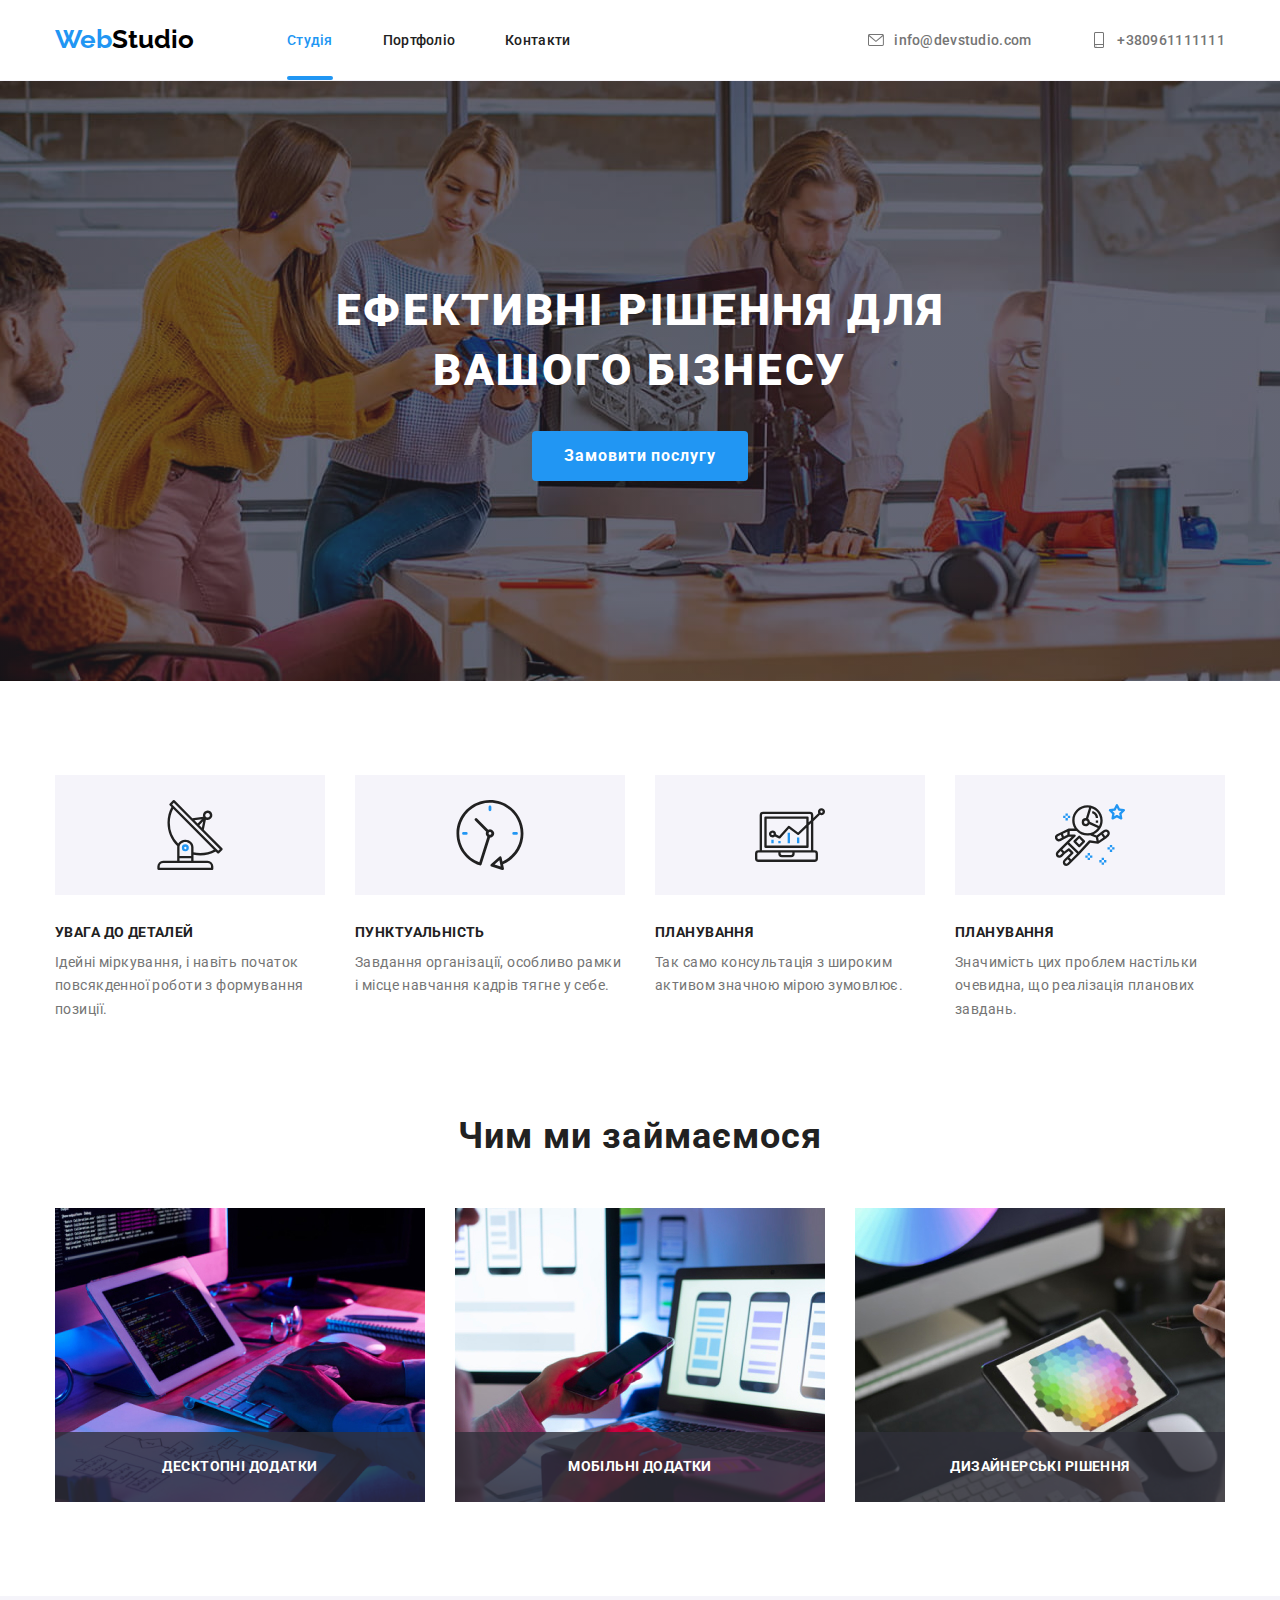
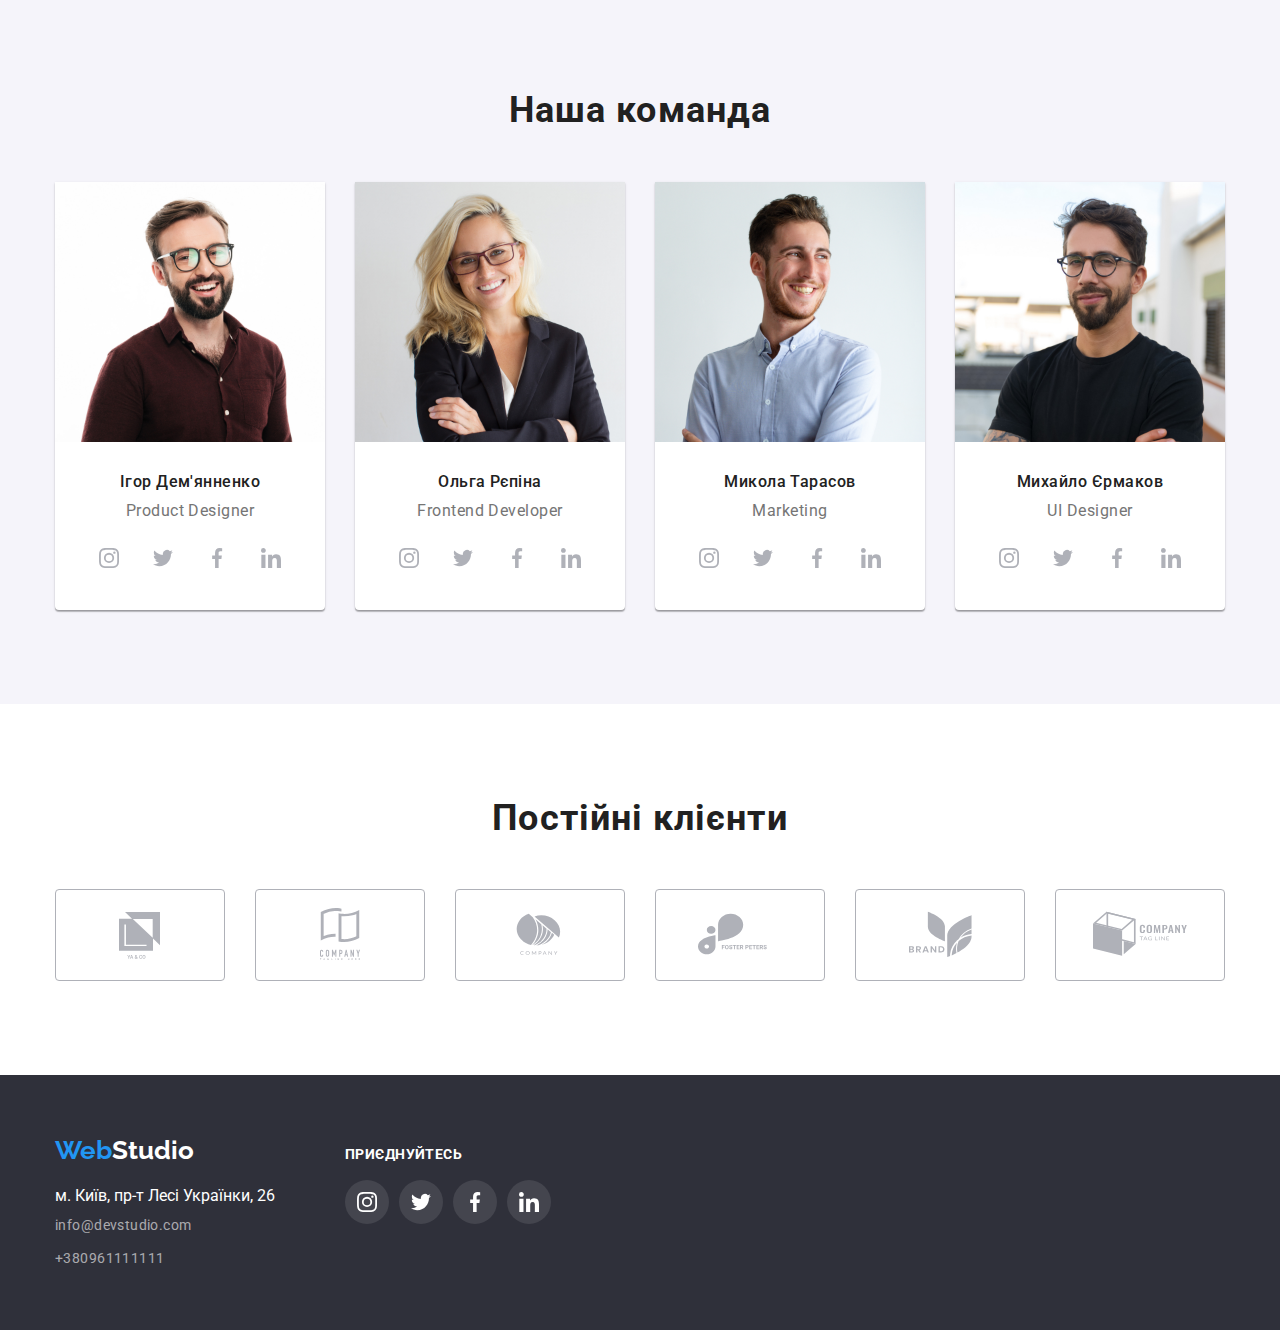
<file: index.html>
<!DOCTYPE html>
<html lang="uk">

<head>
  <meta charset="UTF-8" />
  <meta http-equiv="X-UA-Compatible" content="IE=edge" />
  <meta name="viewport" content="width=device-width, initial-scale=1.0" />
  <title>WebStudio</title>
  <link href="https://fonts.googleapis.com/css2?family=Raleway:wght@700&family=Roboto:wght@400;500;700;900&display=swap"
    rel="stylesheet" />
  <link rel="stylesheet"
    href="https://cdnjs.cloudflare.com/ajax/libs/modern-normalize/1.1.0/modern-normalize.min.css" />
  <link rel="stylesheet" href="./css/styles.css" />
</head>

<body>
  <header class="header-border">
    <div class="container header-flex">
      <a class="logo" href="./index.html" lang="en"><span class="logo-web">Web</span>Studio</a>
      <nav class="header-flex">
        <ul class="main-nav-list main-nav-flex">
          <li><a class="nav-link selected-link" href="./index.html">Студія</a></li>
          <li><a class="nav-link" href="./portfolio.html">Портфоліо</a></li>
          <li><a class="nav-link" href="#">Контакти</a></li>
        </ul>
      </nav>
      <ul class="adress-list main-nav-flex">
        <li class="nav-icon">
          <a class="address-link" href="mailto:info@devstudio.com">
            <svg class="address-link-icon-style">
              <use href="./images/icons.svg#icon-mail"></use>
            </svg>
            info@devstudio.com</a>
        </li>
        <li class="nav-icon">
          <a class="address-link" href="tel:+380961111111">
            <svg class="address-link-icon-style">
              <use href="./images/icons.svg#icon-tel"></use>
            </svg>
            +380961111111</a>
        </li>
      </ul>
    </div>
  </header>
  <main>
    <!--hero section-->
    <section class="hero-style">
      <div class="container">
        <h1 class="hero-text">Ефективні рішення для вашого бізнесу</h1>
        <button data-modal-open class="hero-batton" type="button">Замовити послугу</button>
        <div class="backdrop is-hidden" data-modal>
          <div class="modal">
            <button class="modal-close-btn" type="button" data-modal-close>
              <svg class="modal-close-btn-style">
                <use href="./images/icons.svg#close-btn"></use>
              </svg>
              <p></p>
            </button>
          </div>
        </div>
      </div>
    </section>

    <!--features-->
    <section class="features-section">
      <div class="container">
        <ul class="features-list">
          <li class="list-retreat">
            <div class="features-icon">
              <svg class="feature-icon-style">
                <use href="./images/icons.svg#icon-antenna"></use>
              </svg>
            </div>
            <h3 class="feature-h3-style">УВАГА ДО ДЕТАЛЕЙ</h3>
            <p class="feature-p-style">
              Ідейні міркування, i навіть початок повсякденної роботи з
              формування позиції.
            </p>
          </li>
          <li class="list-retreat">
            <div class="features-icon">
              <svg class="feature-icon-style">
                <use href="./images/icons.svg#icon-clock"></use>
              </svg>
            </div>
            <h3 class="feature-h3-style">ПУНКТУАЛЬНІСТЬ</h3>
            <p class="feature-p-style">
              Завдання організації, особливо рамки i місце навчання кадрів тягне у себе.
            </p>
          </li>
          <li class="list-retreat">
            <div class="features-icon">
              <svg class="feature-icon-style">
                <use href="./images/icons.svg#icon-computer"></use>
              </svg>
            </div>
            <h3 class="feature-h3-style">ПЛАНУВАННЯ</h3>
            <p class="feature-p-style">
              Так само консультація з широким активом значною мірою зумовлює.
            </p>
          </li>
          <li class="list-retreat">
            <div class="features-icon">
              <svg class="feature-icon-style">
                <use href="./images/icons.svg#icon-astronaut"></use>
              </svg>
            </div>
            <h3 class="feature-h3-style">ПЛАНУВАННЯ</h3>
            <p class="feature-p-style">
              Значимість цих проблем настільки очевидна, що реалізація планових
              завдань.
            </p>
          </li>
        </ul>
      </div>
    </section>

    <!--What do we do-->
    <section class="wdwd-retreat">
      <div class="container">
        <h2 class="index-h2-style ">Чим ми займаємося</h2>
        <ul class="wdwd-list">
          <li>
            <div class="wdwd-position">
              <img src="./images/box1.jpg" width="370" alt="написання коду" />
              <p class="wdwd-description">десктопні додатки</p>
            </div>
          </li>
          <li>
            <div class="wdwd-position">
              <img class="wdwd-position" src="./images/box2.jpg" width="370" alt="моделювання додатків" />
              <p class="wdwd-description">мобільні додатки</p>
            </div>
          </li>
          <li>
            <div class="wdwd-position">
              <img class="wdwd-position" src="./images/box3.jpg" width="370" alt="створення дизайну" />
              <p class="wdwd-description">дизайнерські рішення</p>
            </div>
          </li>
        </ul>
      </div>
    </section>

    <!--Our team-->
    <section class="our-team-retreat our-team-background">
      <div class="container">
        <h2 class="index-h2-style">Наша команда</h2>
        <ul class="our-team-flex">
          <li class="our-team-card">
            <img src="./images/igdem.jpg" width="270" alt="на фото Ігор Дем'янненко - product designer" />
            <div class="team-card-text">
              <h3 class="our-team-h3-style">Ігор Дем'янненко</h3>
              <p class="our-team-p-style">Product Designer</p>
              <ul class="social-list">
                <li><a class="social-link" href="#">
                    <svg class="social-icon">
                      <use href="./images/icons.svg#icon-instagram"></use>
                    </svg></a></li>
                <li><a class="social-link" href="#">
                    <svg class="social-icon">
                      <use href="./images/icons.svg#icon-twitter"></use>
                    </svg></a></li>
                <li><a class="social-link" href="#">
                    <svg class="social-icon">
                      <use href="./images/icons.svg#icon-facebook"></use>
                    </svg></a></li>
                <li><a class="social-link" href="#">
                    <svg class="social-icon">
                      <use href="./images/icons.svg#icon-linkedin"></use>
                    </svg></a></li>
              </ul>

            </div>
          </li>
          <li class="our-team-card">
            <img src="./images/olrep.jpg" width="270" alt="на фото Ольга Рєпіна - frontend developer" />
            <div class="team-card-text">
              <h3 class="our-team-h3-style">Ольга Рєпіна</h3>
              <p class="our-team-p-style">Frontend Developer</p>
              <ul class="social-list">
                <li><a class="social-link" href="#">
                    <svg class="social-icon">
                      <use href="./images/icons.svg#icon-instagram"></use>
                    </svg></a></li>
                <li><a class="social-link" href="#">
                    <svg class="social-icon">
                      <use href="./images/icons.svg#icon-twitter"></use>
                    </svg></a></li>
                <li><a class="social-link" href="#">
                    <svg class="social-icon">
                      <use href="./images/icons.svg#icon-facebook"></use>
                    </svg></a></li>
                <li><a class="social-link" href="#">
                    <svg class="social-icon">
                      <use href="./images/icons.svg#icon-linkedin"></use>
                    </svg></a></li>
              </ul>

            </div>
          </li>
          <li class="our-team-card">
            <img src="./images/miktar.jpg" width="270" alt="на фото Микола Тарасов - marketing" />
            <div class="team-card-text">
              <h3 class="our-team-h3-style">Микола Тарасов</h3>
              <p class="our-team-p-style">Marketing</p>
              <ul class="social-list">
                <li><a class="social-link" href="#">
                    <svg class="social-icon">
                      <use href="./images/icons.svg#icon-instagram"></use>
                    </svg></a></li>
                <li><a class="social-link" href="#">
                    <svg class="social-icon">
                      <use href="./images/icons.svg#icon-twitter"></use>
                    </svg></a></li>
                <li><a class="social-link" href="#">
                    <svg class="social-icon">
                      <use href="./images/icons.svg#icon-facebook"></use>
                    </svg></a></li>
                <li><a class="social-link" href="#">
                    <svg class="social-icon">
                      <use href="./images/icons.svg#icon-linkedin"></use>
                    </svg></a></li>
              </ul>

            </div>
          </li>
          <li class="our-team-card">
            <img src="./images/mihjer.jpg" width="270" alt="на фото Михайло Єрмаков - UI designer" />
            <div class="team-card-text">
              <h3 class="our-team-h3-style">Михайло Єрмаков</h3>
              <p class="our-team-p-style">UI Designer</p>
              <ul class="social-list">
                <li><a class="social-link" href="#">
                    <svg class="social-icon">
                      <use href="./images/icons.svg#icon-instagram"></use>
                    </svg></a></li>
                <li><a class="social-link" href="#">
                    <svg class="social-icon">
                      <use href="./images/icons.svg#icon-twitter"></use>
                    </svg></a></li>
                <li><a class="social-link" href="#">
                    <svg class="social-icon">
                      <use href="./images/icons.svg#icon-facebook"></use>
                    </svg></a></li>
                <li><a class="social-link" href="#">
                    <svg class="social-icon">
                      <use href="./images/icons.svg#icon-linkedin"></use>
                    </svg></a></li>
              </ul>

            </div>
          </li>
        </ul>
      </div>
    </section>

    <!--regular customers-->
    <section class="customers-padding">

      <div class="container ">
        <h2 class="index-h2-style">Постійні клієнти</h2>
        <ul class="customers-list">
          <li class="customers-list-ithem">
            <a class="customer-link" href="#">
              <svg class="customer-logo">
                <use href="./images/icons.svg#icon-company-6" width="106" height="60"></use>
              </svg>
            </a>
          </li>
          <li class="customers-list-ithem">
            <a class="customer-link" href="#">
              <svg class="customer-logo">
                <use href="./images/icons.svg#icon-company-5" width="106" height="60"></use>
              </svg>

            </a>
          </li>
          <li class="customers-list-ithem">
            <a class="customer-link" href="#">
              <svg class="customer-logo">
                <use href="./images/icons.svg#icon-company-4" width="106" height="60"></use>
              </svg>

            </a>
          </li>
          <li class="customers-list-ithem">
            <a class="customer-link" href="#">
              <svg class="customer-logo">
                <use href="./images/icons.svg#icon-company-3" width="106" height="60"></use>
              </svg>

            </a>
          </li>
          <li class="customers-list-ithem">
            <a class="customer-link" href="#">
              <svg class="customer-logo">
                <use href="./images/icons.svg#icon-company-2" width="106" height="60"></use>
              </svg>

            </a>
          </li>
          <li class="customers-list-ithem">
            <a class="customer-link" href="#">
              <svg class="customer-logo">
                <use href="./images/icons.svg#icon-company-1" width="106" height="60"></use>
              </svg>

            </a>
          </li>
        </ul>
      </div>

    </section>
  </main>
  <footer class="footer-fon">
    <div class="container footer-flex">
      <div class="footer-contact-info">
        <a class="footer-logo" href="./index.html" lang="en"><span class="logo-web">Web</span>Studio</a>
        <address class="footer-address-style footer-address-color">
          <p>м. Київ, пр-т Лесі Українки, 26</p>
          <ul class="footer-margin">
            <li>
              <a class="address-link-footer" href="mailto:info@devstudio.com">info@devstudio.com</a>
            </li>
            <li class="footer-margin">
              <a class="address-link-footer" href="tel:+380961111111">+380961111111</a>
            </li>
          </ul>
        </address>
      </div>
      <div class="footer-icons-list">
        <b class="footer-b-style">приєднуйтесь</b>
        <ul class="social-list">
          <li><a class="footer-social-link" href="#">
              <svg class="footer-social-icon">
                <use href="./images/icons.svg#icon-instagram"></use>
              </svg></a></li>
          <li><a class="footer-social-link" href="#">
              <svg class="footer-social-icon">
                <use href="./images/icons.svg#icon-twitter"></use>
              </svg></a></li>
          <li><a class="footer-social-link" href="#">
              <svg class="footer-social-icon">
                <use href="./images/icons.svg#icon-facebook"></use>
              </svg></a></li>
          <li><a class="footer-social-link" href="#">
              <svg class="footer-social-icon">
                <use href="./images/icons.svg#icon-linkedin"></use>
              </svg></a></li>
        </ul>
      </div>
    </div>
  </footer>
  <script src="./js/modal.js"></script>
</body>

</html>
</file>
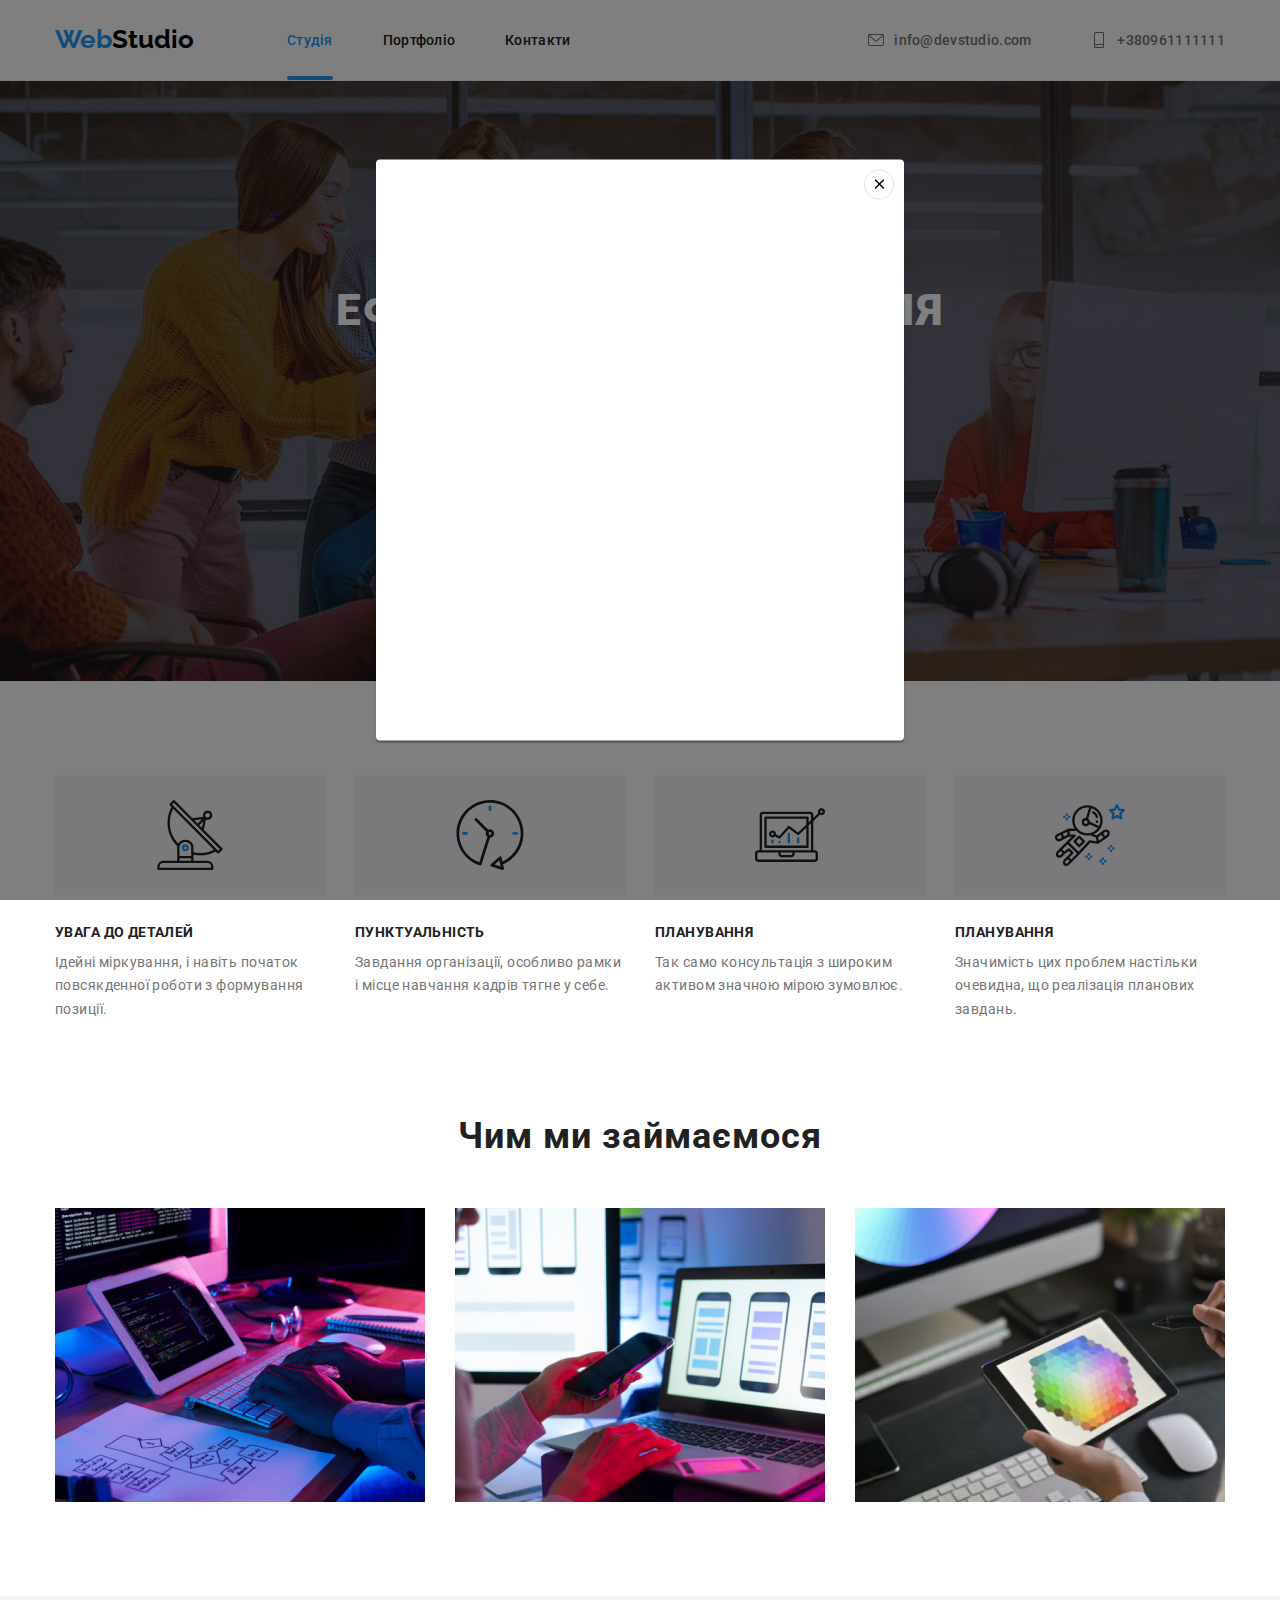
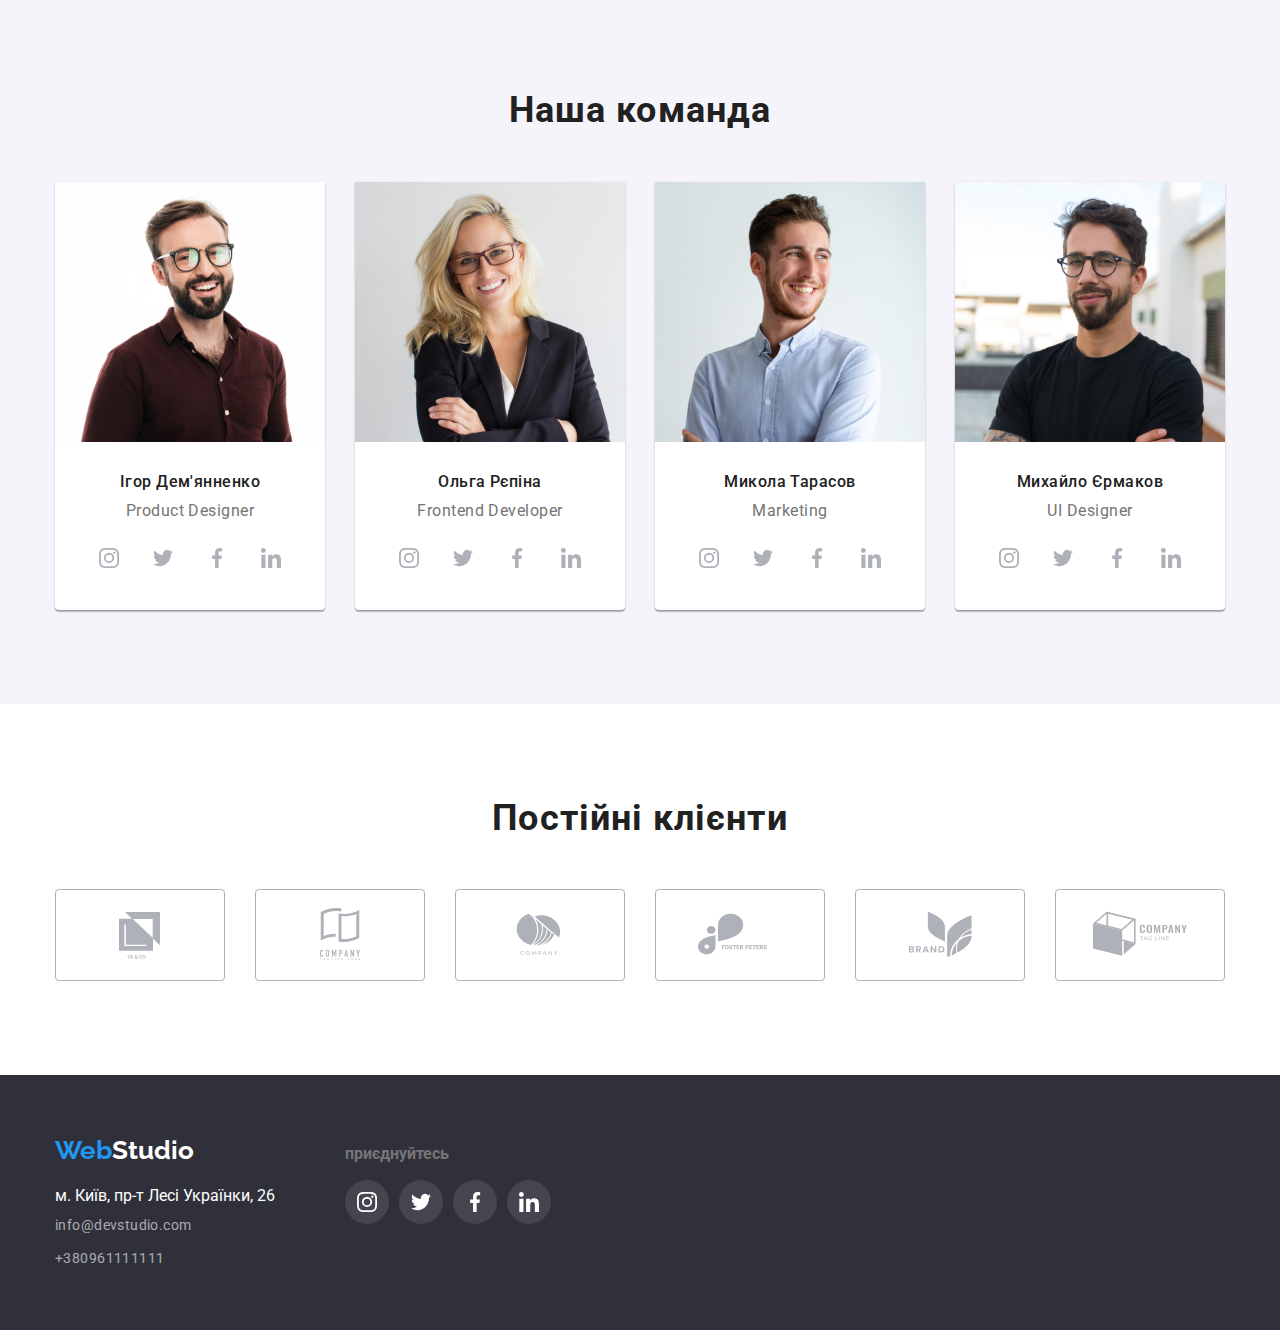
<file: _index.html>
<!DOCTYPE html>
<html lang="uk">

<head>
  <meta charset="UTF-8" />
  <meta http-equiv="X-UA-Compatible" content="IE=edge" />
  <meta name="viewport" content="width=device-width, initial-scale=1.0" />
  <title>WebStudio</title>
  <link href="https://fonts.googleapis.com/css2?family=Raleway:wght@700&family=Roboto:wght@400;500;700;900&display=swap"
    rel="stylesheet" />
  <link rel="stylesheet"
    href="https://cdnjs.cloudflare.com/ajax/libs/modern-normalize/1.1.0/modern-normalize.min.css" />
  <link rel="stylesheet" href="./css/styles.css" />
</head>

<body>
  <header class="header-border">
    <div class="container header-flex">
      <a class="logo" href="./index.html" lang="en"><span class="logo-web">Web</span>Studio</a>
      <nav class="header-flex">
        <ul class="main-nav-list main-nav-flex">
          <li><a class="nav-link selected-link" href="./index.html">Студія</a></li>
          <li><a class="nav-link" href="./portfolio.html">Портфоліо</a></li>
          <li><a class="nav-link" href="#">Контакти</a></li>
        </ul>
      </nav>
      <ul class="adress-list main-nav-flex">
        <li class="nav-icon">
          <a class="address-link" href="mailto:info@devstudio.com">
            <svg class="address-link-icon-style">
              <use href="./images/icons.svg#icon-mail"></use>
            </svg>
            info@devstudio.com</a>
        </li>
        <li class="nav-icon">
          <a class="address-link" href="tel:+380961111111">
            <svg class="address-link-icon-style">
              <use href="./images/icons.svg#icon-tel"></use>
            </svg>
            +380961111111</a>
        </li>
      </ul>
    </div>
  </header>
  <main>
    <section class="hero-style">
      <!--hero section-->
      <div class="container">
        <h1 class="hero-text">Ефективні рішення для вашого бізнесу</h1>
        <button data-modal-open class="hero-batton" type="button"> Замовити послугу</button>
        <div class="backdrop" data-modal>
          <div class="modal">
            <button class="modal-close-btn" type="button" data-modal-close>
              <svg class="modal-close-btn-style">
                <use href="./images/icons.svg#close-btn"></use>
              </svg>
              <p></p>
            </button>
          </div>
        </div>
      </div>
    </section>

    <section class="features-section">
      <!--features-->
      <div class="container">
        <ul class="features-list">
          <li class="list-retreat">
            <div class="features-icon">
              <svg class="feature-icon-style">
                <use href="./images/icons.svg#icon-antenna"></use>
              </svg>
            </div>
            <h3 class="feature-h3-style">УВАГА ДО ДЕТАЛЕЙ</h3>
            <p class="feature-p-style">
              Ідейні міркування, i навіть початок повсякденної роботи з
              формування позиції.
            </p>
          </li>
          <li class="list-retreat">
            <div class="features-icon">
              <svg class="feature-icon-style">
                <use href="./images/icons.svg#icon-clock"></use>
              </svg>
            </div>
            <h3 class="feature-h3-style">ПУНКТУАЛЬНІСТЬ</h3>
            <p class="feature-p-style">
              Завдання організації, особливо рамки i місце навчання кадрів
              тягне у себе.
            </p>
          </li>
          <li class="list-retreat">
            <div class="features-icon">
              <svg class="feature-icon-style">
                <use href="./images/icons.svg#icon-computer"></use>
              </svg>
            </div>
            <h3 class="feature-h3-style">ПЛАНУВАННЯ</h3>
            <p class="feature-p-style">
              Так само консультація з широким активом значною мірою зумовлює.
            </p>
          </li>
          <li class="list-retreat">
            <div class="features-icon">
              <svg class="feature-icon-style">
                <use href="./images/icons.svg#icon-astronaut"></use>
              </svg>
            </div>
            <h3 class="feature-h3-style">ПЛАНУВАННЯ</h3>
            <p class="feature-p-style">
              Значимість цих проблем настільки очевидна, що реалізація
              планових завдань.
            </p>
          </li>
        </ul>
      </div>
    </section>

    <section class="wdwd-retreat">
      <!--What do we do-->
      <div class="container">
        <h2 class="index-h2-style">Чим ми займаємося</h2>
        <ul class="wdwd-list">
          <li>
            <img src="./images/box1.jpg" width="370" alt="написання коду" />
          </li>
          <li>
            <img src="./images/box2.jpg" width="370" alt="моделювання додатків" />
          </li>
          <li>
            <img src="./images/box3.jpg" width="370" alt="створення дизайну" />
          </li>
        </ul>
      </div>
    </section>

    <section class="our-team-retreat our-team-background">
      <!--Our team-->
      <div class="container">
        <h2 class="index-h2-style">Наша команда</h2>
        <ul class="our-team-flex">
          <li class="our-team-card">
            <img src="./images/igdem.jpg" width="270" alt="на фото Ігор Дем'янненко - product designer" />
            <div class="team-card-text">
              <h3 class="our-team-h3-style">Ігор Дем'янненко</h3>
              <p class="our-team-p-style">Product Designer</p>
              <div class="icons-list">
                <ul class="social-list">
                  <li>
                    <a class="social-link" href="#">
                      <svg class="social-icon">
                        <use href="./images/icons.svg#icon-instagram"></use>
                      </svg></a>
                  </li>
                  <li>
                    <a class="social-link" href="#">
                      <svg class="social-icon">
                        <use href="./images/icons.svg#icon-twitter"></use>
                      </svg></a>
                  </li>
                  <li>
                    <a class="social-link" href="#">
                      <svg class="social-icon">
                        <use href="./images/icons.svg#icon-facebook"></use>
                      </svg></a>
                  </li>
                  <li>
                    <a class="social-link" href="#">
                      <svg class="social-icon">
                        <use href="./images/icons.svg#icon-linkedin"></use>
                      </svg></a>
                  </li>
                </ul>
              </div>
            </div>
          </li>
          <li class="our-team-card">
            <img src="./images/olrep.jpg" width="270" alt="на фото Ольга Рєпіна - frontend developer" />
            <div class="team-card-text">
              <h3 class="our-team-h3-style">Ольга Рєпіна</h3>
              <p class="our-team-p-style">Frontend Developer</p>
              <div class="icons-list">
                <ul class="social-list">
                  <li>
                    <a class="social-link" href="#">
                      <svg class="social-icon">
                        <use href="./images/icons.svg#icon-instagram"></use>
                      </svg></a>
                  </li>
                  <li>
                    <a class="social-link" href="#">
                      <svg class="social-icon">
                        <use href="./images/icons.svg#icon-twitter"></use>
                      </svg></a>
                  </li>
                  <li>
                    <a class="social-link" href="#">
                      <svg class="social-icon">
                        <use href="./images/icons.svg#icon-facebook"></use>
                      </svg></a>
                  </li>
                  <li>
                    <a class="social-link" href="#">
                      <svg class="social-icon">
                        <use href="./images/icons.svg#icon-linkedin"></use>
                      </svg></a>
                  </li>
                </ul>
              </div>
            </div>
          </li>
          <li class="our-team-card">
            <img src="./images/miktar.jpg" width="270" alt="на фото Микола Тарасов - marketing" />
            <div class="team-card-text">
              <h3 class="our-team-h3-style">Микола Тарасов</h3>
              <p class="our-team-p-style">Marketing</p>
              <div class="icons-list">
                <ul class="social-list">
                  <li>
                    <a class="social-link" href="#">
                      <svg class="social-icon">
                        <use href="./images/icons.svg#icon-instagram"></use>
                      </svg></a>
                  </li>
                  <li>
                    <a class="social-link" href="#">
                      <svg class="social-icon">
                        <use href="./images/icons.svg#icon-twitter"></use>
                      </svg></a>
                  </li>
                  <li>
                    <a class="social-link" href="#">
                      <svg class="social-icon">
                        <use href="./images/icons.svg#icon-facebook"></use>
                      </svg></a>
                  </li>
                  <li>
                    <a class="social-link" href="#">
                      <svg class="social-icon">
                        <use href="./images/icons.svg#icon-linkedin"></use>
                      </svg></a>
                  </li>
                </ul>
              </div>
            </div>
          </li>
          <li class="our-team-card">
            <img src="./images/mihjer.jpg" width="270" alt="на фото Михайло Єрмаков - UI designer" />
            <div class="team-card-text">
              <h3 class="our-team-h3-style">Михайло Єрмаков</h3>
              <p class="our-team-p-style">UI Designer</p>
              <div class="icons-list">
                <ul class="social-list">
                  <li>
                    <a class="social-link" href="#">
                      <svg class="social-icon">
                        <use href="./images/icons.svg#icon-instagram"></use>
                      </svg></a>
                  </li>
                  <li>
                    <a class="social-link" href="#">
                      <svg class="social-icon">
                        <use href="./images/icons.svg#icon-twitter"></use>
                      </svg></a>
                  </li>
                  <li>
                    <a class="social-link" href="#">
                      <svg class="social-icon">
                        <use href="./images/icons.svg#icon-facebook"></use>
                      </svg></a>
                  </li>
                  <li>
                    <a class="social-link" href="#">
                      <svg class="social-icon">
                        <use href="./images/icons.svg#icon-linkedin"></use>
                      </svg></a>
                  </li>
                </ul>
              </div>
            </div>
          </li>
        </ul>
      </div>
    </section>

    <section>
      <!--regular customers-->

      <div class="container customers-padding">
        <h2 class="index-h2-style">Постійні клієнти</h2>
        <ul class="customers-list">
          <li class="customers-list-ithem">
            <a class="customer-link" href="#">
              <svg class="customer-logo">
                <use href="./images/icons.svg#icon-company-6" width="106" height="60"></use>
              </svg>
            </a>
          </li>
          <li class="customers-list-ithem">
            <a class="customer-link" href="#">
              <svg class="customer-logo">
                <use href="./images/icons.svg#icon-company-5" width="106" height="60"></use>
              </svg>
            </a>
          </li>
          <li class="customers-list-ithem">
            <a class="customer-link" href="#">
              <svg class="customer-logo">
                <use href="./images/icons.svg#icon-company-4" width="106" height="60"></use>
              </svg>
            </a>
          </li>
          <li class="customers-list-ithem customed">
            <a class="customer-link" href="#">
              <svg class="customer-logo">
                <use href="./images/icons.svg#icon-company-3" width="106" height="60"></use>
              </svg>
            </a>
          </li>
          <li class="customers-list-ithem">
            <a class="customer-link" href="#">
              <svg class="customer-logo">
                <use href="./images/icons.svg#icon-company-2" width="106" height="60"></use>
              </svg>
            </a>
          </li>
          <li class="customers-list-ithem">
            <a class="customer-link" href="#">
              <svg class="customer-logo">
                <use href="./images/icons.svg#icon-company-1" width="106" height="60"></use>
              </svg>
            </a>
          </li>
        </ul>
      </div>
    </section>
  </main>
  <footer class="footer-fon">
    <div class="container footer-flex">
      <div class="footer-contact-info">
        <a class="footer-logo" href="./index.html" lang="en"><span class="logo-web">Web</span>Studio</a>
        <address class="footer-address-style footer-address-color">
          <p>м. Київ, пр-т Лесі Українки, 26</p>
          <ul class="footer-margin">
            <li>
              <a class="address-link-footer" href="mailto:info@devstudio.com">info@devstudio.com</a>
            </li>
            <li class="footer-margin">
              <a class="address-link-footer" href="tel:+380961111111">+380961111111</a>
            </li>
          </ul>
        </address>
      </div>
      <div class="footer-icons-list">
        <h4 class="footer-h4-style">приєднуйтесь</h4>
        <ul class="social-list">
          <li>
            <a class="footer-social-link" href="#">
              <svg class="footer-social-icon">
                <use href="./images/icons.svg#icon-instagram"></use>
              </svg></a>
          </li>
          <li>
            <a class="footer-social-link" href="#">
              <svg class="footer-social-icon">
                <use href="./images/icons.svg#icon-twitter"></use>
              </svg></a>
          </li>
          <li>
            <a class="footer-social-link" href="#">
              <svg class="footer-social-icon">
                <use href="./images/icons.svg#icon-facebook"></use>
              </svg></a>
          </li>
          <li>
            <a class="footer-social-link" href="#">
              <svg class="footer-social-icon">
                <use href="./images/icons.svg#icon-linkedin"></use>
              </svg></a>
          </li>
        </ul>
      </div>
    </div>
  </footer>

  <script src="./js/modal.js"></script>
</body>

</html>
</file>
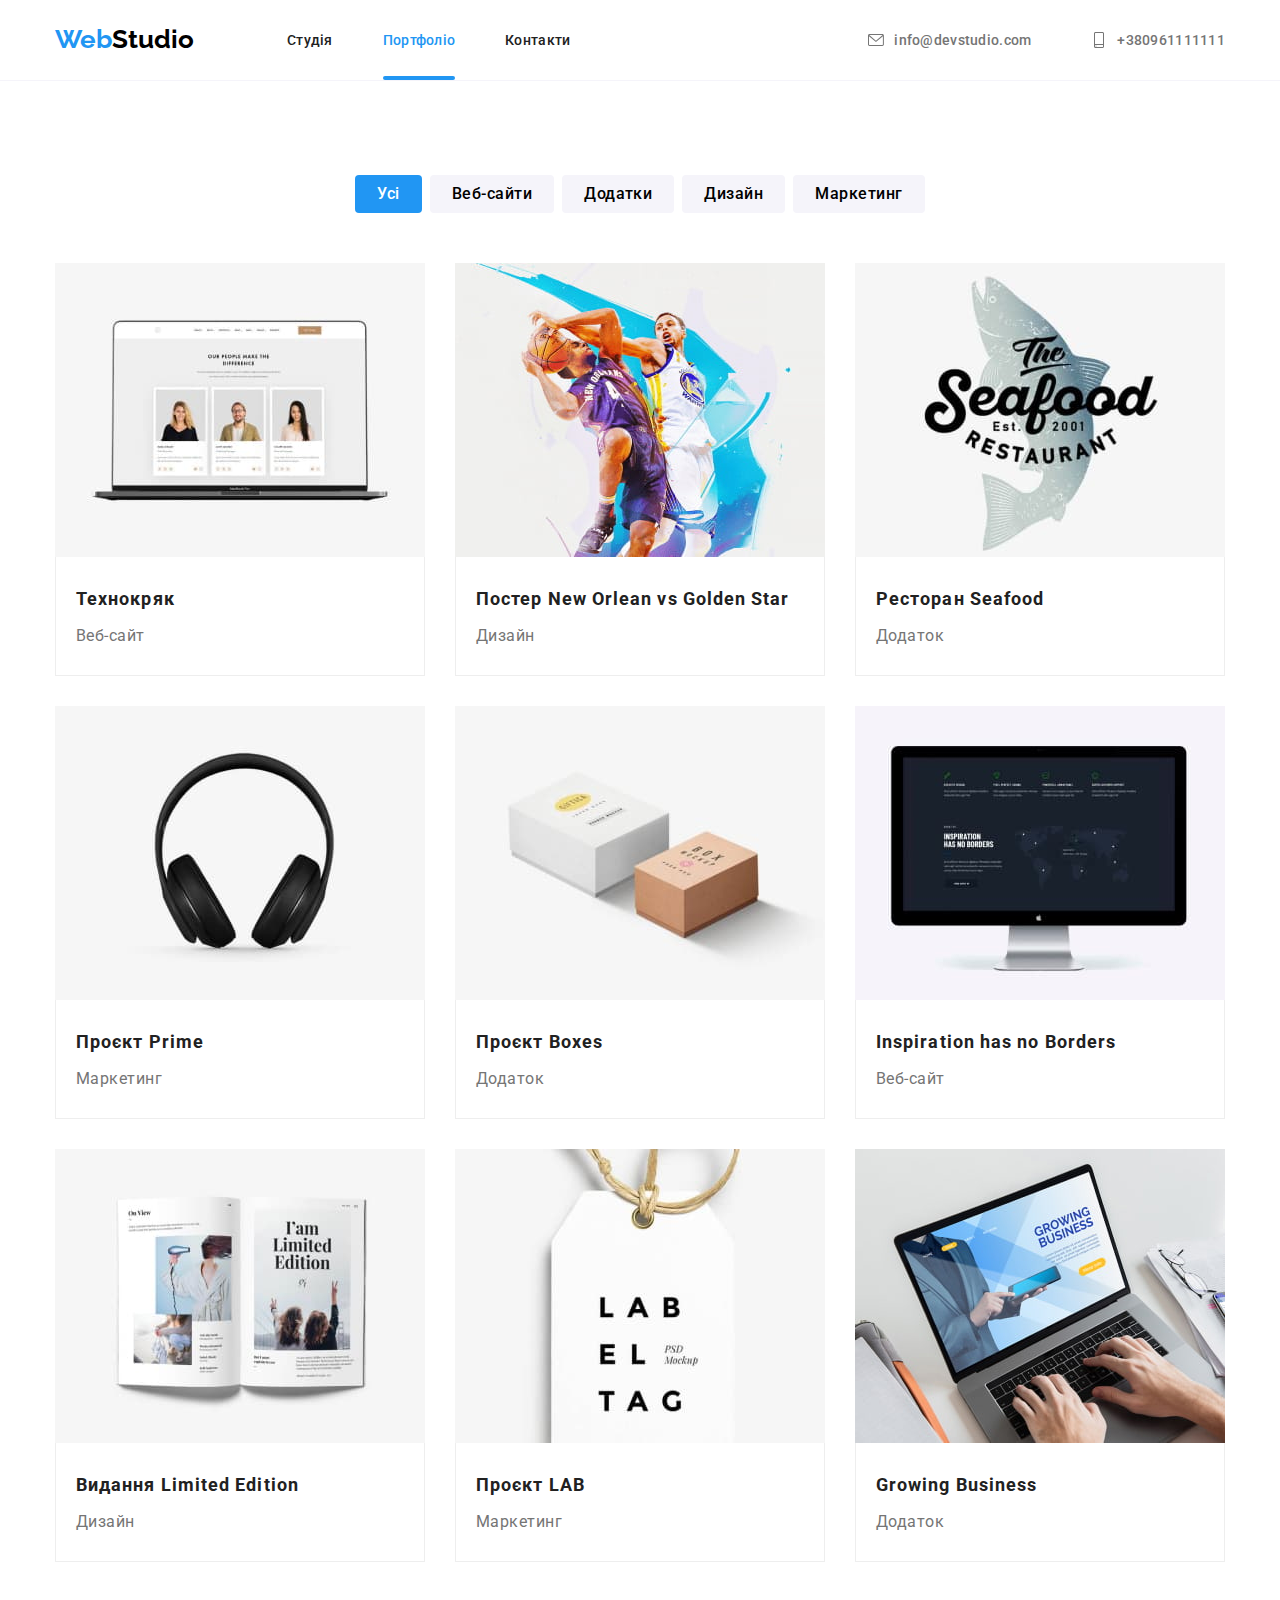
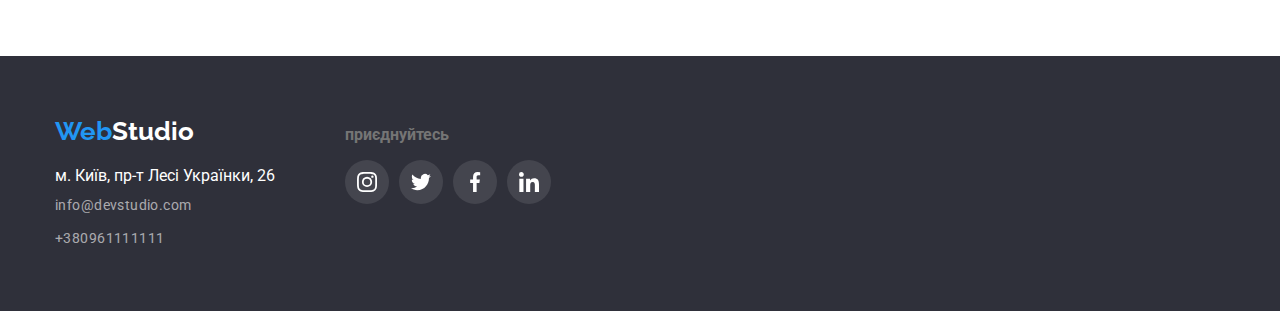
<file: _portfolio.html>
<!DOCTYPE html>
<html lang="uk">

<head>
  <meta charset="UTF-8" />
  <meta http-equiv="X-UA-Compatible" content="IE=edge" />
  <meta name="viewport" content="width=device-width, initial-scale=1.0" />
  <link rel="preconnect" href="https://fonts.googleapis.com" />
  <link rel="preconnect" href="https://fonts.gstatic.com" crossorigin />
  <link href="https://fonts.googleapis.com/css2?family=Raleway:wght@700&family=Roboto:wght@400;500;700;900&display=swap"
    rel="stylesheet" />
  <title>WebStudio</title>
  <link rel="stylesheet"
    href="https://cdnjs.cloudflare.com/ajax/libs/modern-normalize/1.1.0/modern-normalize.min.css" />
  <link rel="stylesheet" href="./css/styles.css" />
</head>

<body>
  <header class="header-border">
    <div class="container header-flex">
      <a class="logo" href="./index.html" lang="en"><span class="logo-web">Web</span>Studio</a>
      <nav class="header-flex">
        <ul class="main-nav-list main-nav-flex">
          <li><a class="nav-link" href="./index.html">Студія</a></li>
          <li><a class="nav-link selected-link" href="./portfolio.html">Портфоліо</a></li>
          <li><a class="nav-link" href="#">Контакти</a></li>
        </ul>
      </nav>
      <ul class="adress-list main-nav-flex">
        <li class="nav-icon">
          <a class="address-link" href="mailto:info@devstudio.com">
            <svg class="address-link-icon-style">
              <use href="./images/icons.svg#icon-mail"></use>
            </svg>
            info@devstudio.com</a>
        </li>
        <li class="nav-icon">
          <a class="address-link" href="tel:+380961111111">
            <svg class="address-link-icon-style">
              <use href="./images/icons.svg#icon-tel"></use>
            </svg>
            +380961111111</a>
        </li>
      </ul>
    </div>
  </header>

  <main>
    <section class="portfolio-section">
      <div class="container">
        <ul class="filter-list-flex">
          <li>
            <button class="button-style curent-filter" type="button">
              Усі
            </button>
          </li>
          <li>
            <button class="button-style" type="button">Веб-сайти</button>
          </li>
          <li><button class="button-style" type="button">Додатки</button></li>
          <li><button class="button-style" type="button">Дизайн</button></li>
          <li>
            <button class="button-style" type="button">Маркетинг</button>
          </li>
        </ul>
        <ul class="portfolio-card-flex">
          <li class="portfolio-card">
            <a href="#">
              <img class="portfolio-card-img-size" src="./images/tehnokriak.jpg"
                alt="проект Технокряк із розділу Веб-сайти" />
              <div class="card-description">
                <h3 class="h3-portfolio">Технокряк</h3>
                <p class="p-portfolio">Веб-сайт</p>
              </div>
            </a>
          </li>
          <li class="portfolio-card">
            <a href="#">
              <img class="portfolio-card-img-size" src="./images/poster-ngs.jpg"
                alt="проект Постер New Orlean vs Golden Star із розділу Дизайн" />
              <div class="card-description">
                <h3 class="h3-portfolio">Постер New Orlean vs Golden Star</h3>
                <p class="p-portfolio">Дизайн</p>
              </div>
            </a>
          </li>
          <li class="portfolio-card">
            <a href="#"><img class="portfolio-card-img-size" src="./images/seafood.jpg"
                alt="проект Ресторан Seafood із розділу Додатки" />
              <div class="card-description">
                <h3 class="h3-portfolio">Ресторан Seafood</h3>
                <p class="p-portfolio">Додаток</p>
              </div>
            </a>
          </li>
          <li class="portfolio-card">
            <a href="#"><img class="portfolio-card-img-size" src="./images/prime.jpg"
                alt="Проєкт Prime із розділу Маркетинг" />
              <div class="card-description">
                <h3 class="h3-portfolio">Проєкт Prime</h3>
                <p class="p-portfolio">Маркетинг</p>
              </div>
            </a>
          </li>
          <li class="portfolio-card">
            <a href="#"><img class="portfolio-card-img-size" src="./images/boxes.jpg"
                alt="Проєкт Boxes із розділу додатки" />
              <div class="card-description">
                <h3 class="h3-portfolio">Проєкт Boxes</h3>
                <p class="p-portfolio">Додаток</p>
              </div>
            </a>
          </li>
          <li class="portfolio-card">
            <a href="#"><img class="portfolio-card-img-size" src="./images/no-borders.jpg"
                alt="проект Inspiration has no Borders із розділу Веб-сайти" />
              <div class="card-description">
                <h3 class="h3-portfolio">Inspiration has no Borders</h3>
                <p class="p-portfolio">Веб-сайт</p>
              </div>
            </a>
          </li>
          <li class="portfolio-card">
            <a href="#"><img class="portfolio-card-img-size" src="./images/limited-edition.jpg"
                alt="проект Видання Limited Edition із розділу Дизайн" />
              <div class="card-description">
                <h3 class="h3-portfolio">Видання Limited Edition</h3>
                <p class="p-portfolio">Дизайн</p>
              </div>
            </a>
          </li>
          <li class="portfolio-card">
            <a href="#"><img class="portfolio-card-img-size" src="./images/lab.jpg"
                alt="Проєкт LAB із розділу Маркетинг" />
              <div class="card-description">
                <h3 class="h3-portfolio">Проєкт LAB</h3>
                <p class="p-portfolio">Маркетинг</p>
              </div>
            </a>
          </li>
          <li class="portfolio-card">
            <a href="#"><img class="portfolio-card-img-size" src="./images/business.jpg"
                alt="проект Growing Business із розділу Додатки" />
              <div class="card-description">
                <h3 class="h3-portfolio">Growing Business</h3>
                <p class="p-portfolio">Додаток</p>
              </div>
            </a>
          </li>
        </ul>
      </div>
    </section>
  </main>
  <footer class="footer-fon">
    <div class="container footer-flex">
      <div class="footer-contact-info">
        <a class="footer-logo" href="./index.html" lang="en"><span class="logo-web">Web</span>Studio</a>
        <address class="footer-address-style footer-address-color">
          <p>м. Київ, пр-т Лесі Українки, 26</p>
          <ul class="footer-margin">
            <li>
              <a class="address-link-footer" href="mailto:info@devstudio.com">info@devstudio.com</a>
            </li>
            <li class="footer-margin">
              <a class="address-link-footer" href="tel:+380961111111">+380961111111</a>
            </li>
          </ul>
        </address>
      </div>
      <div class="footer-icons-list">
        <h4 class="footer-h4-style">приєднуйтесь</h4>
        <ul class="social-list">
          <li><a class="footer-social-link" src="" href="#">
              <svg class="footer-social-icon">
                <use href="./images/icons.svg#icon-instagram"></use>
              </svg></a></li>
          <li><a class="footer-social-link" src="" href="#">
              <svg class="footer-social-icon">
                <use href="./images/icons.svg#icon-twitter"></use>
              </svg></a></li>
          <li><a class="footer-social-link" src="" href="#">
              <svg class="footer-social-icon">
                <use href="./images/icons.svg#icon-facebook"></use>
              </svg></a></li>
          <li><a class="footer-social-link" src="" href="#">
              <svg class="footer-social-icon">
                <use href="./images/icons.svg#icon-linkedin"></use>
              </svg></a></li>
        </ul>
      </div>
    </div>
  </footer>
</body>

</html>
</file>
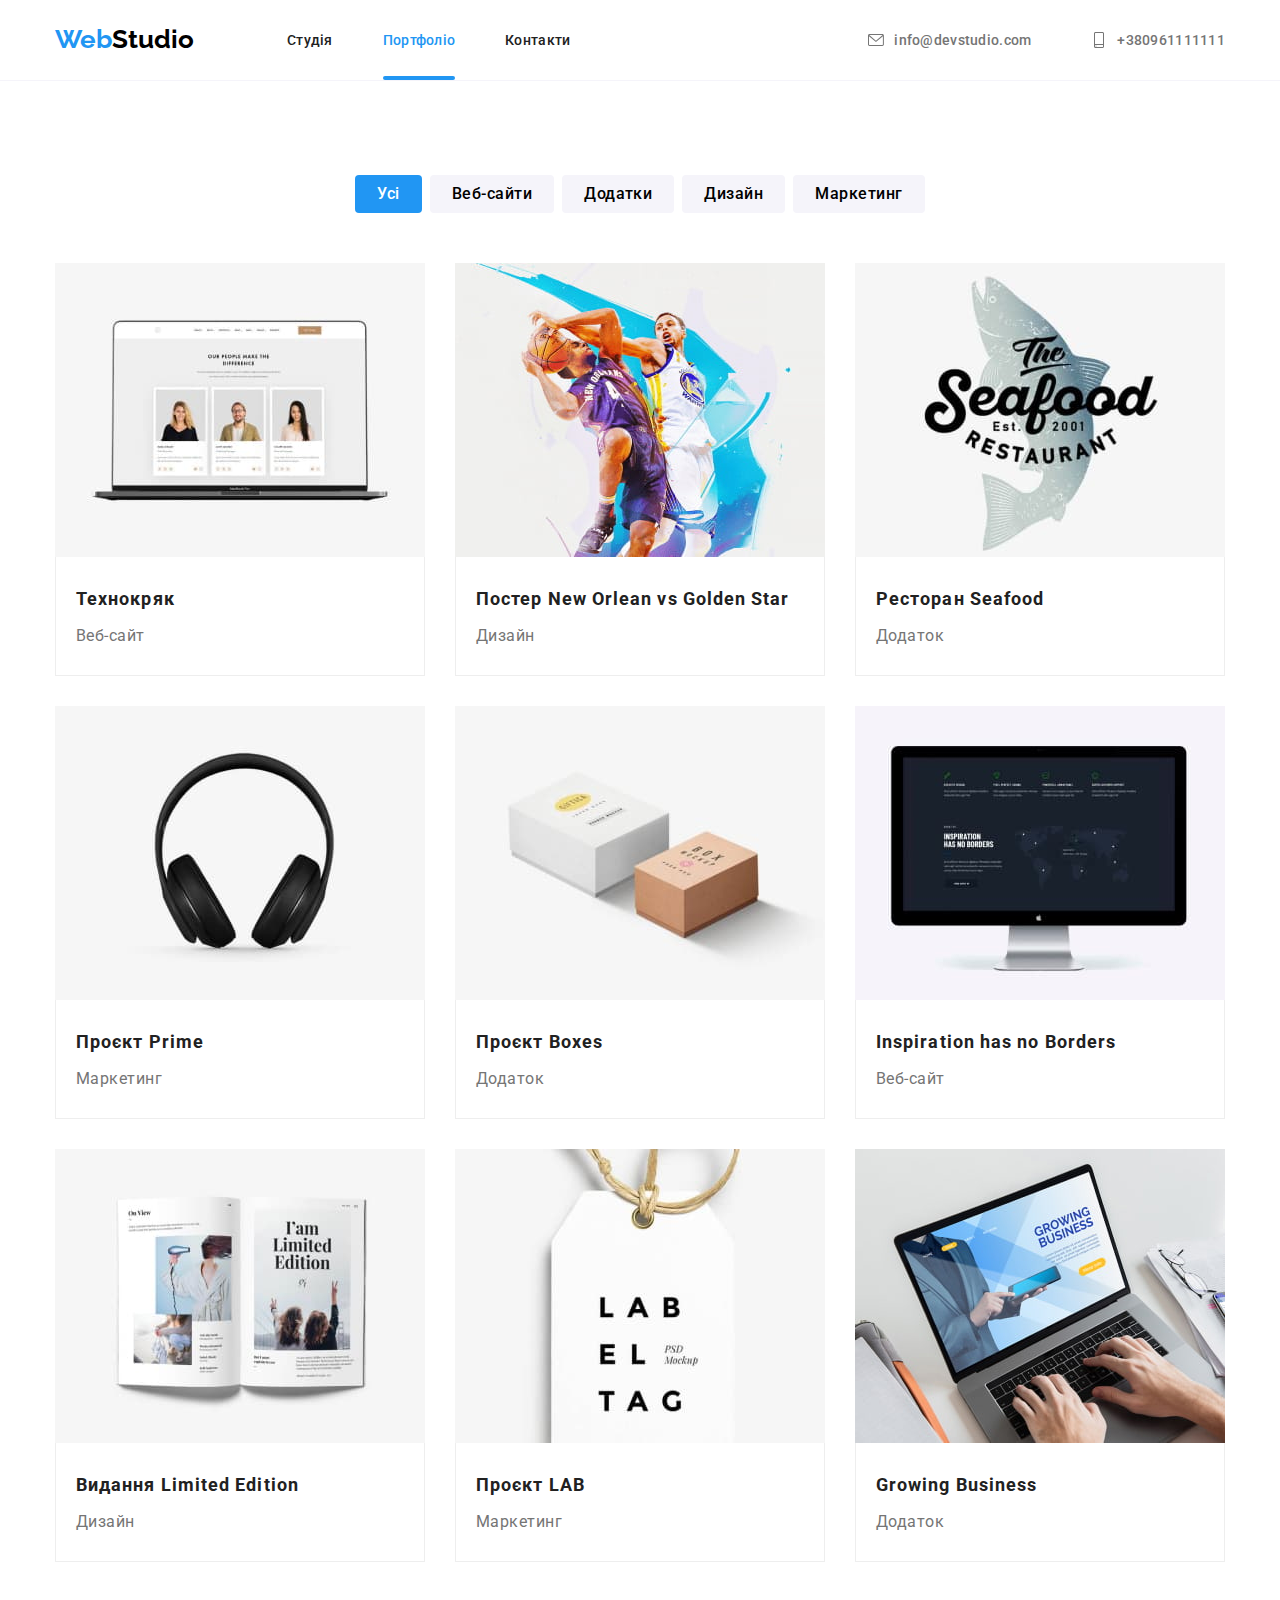
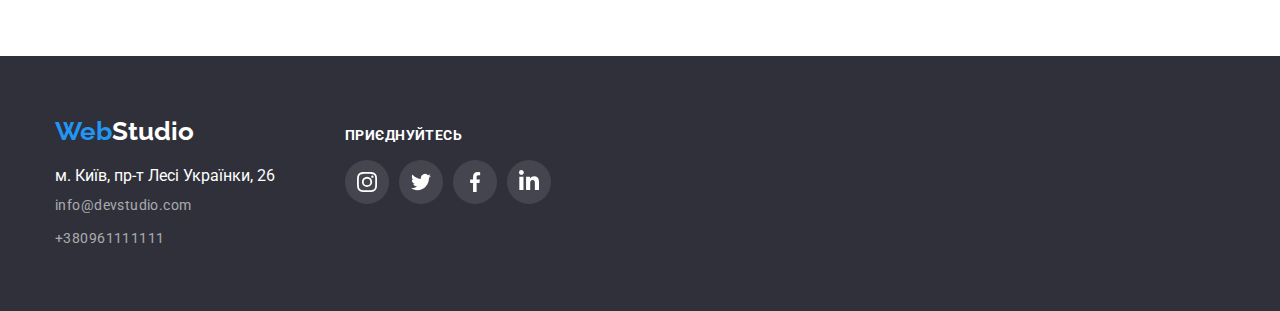
<file: portfolio.html>
<!DOCTYPE html>
<html lang="uk">

<head>
  <meta charset="UTF-8" />
  <meta http-equiv="X-UA-Compatible" content="IE=edge" />
  <meta name="viewport" content="width=device-width, initial-scale=1.0" />
  <link rel="preconnect" href="https://fonts.googleapis.com" />
  <link rel="preconnect" href="https://fonts.gstatic.com" crossorigin />
  <link href="https://fonts.googleapis.com/css2?family=Raleway:wght@700&family=Roboto:wght@400;500;700;900&display=swap"
    rel="stylesheet" />
  <title>WebStudio</title>
  <link rel="stylesheet"
    href="https://cdnjs.cloudflare.com/ajax/libs/modern-normalize/1.1.0/modern-normalize.min.css" />
  <link rel="stylesheet" href="./css/styles.css" />
</head>

<body>
  <header class="header-border">
    <div class="container header-flex">
      <a class="logo" href="./index.html" lang="en"><span class="logo-web">Web</span>Studio</a>
      <nav class="header-flex">
        <ul class="main-nav-list main-nav-flex">
          <li><a class="nav-link" href="./index.html">Студія</a></li>
          <li>
            <a class="nav-link selected-link" href="./portfolio.html">Портфоліо</a>
          </li>
          <li><a class="nav-link" href="#">Контакти</a></li>
        </ul>
      </nav>
      <ul class="adress-list main-nav-flex">
        <li class="nav-icon">
          <a class="address-link" href="mailto:info@devstudio.com">
            <svg class="address-link-icon-style">
              <use href="./images/icons.svg#icon-mail"></use>
            </svg>
            info@devstudio.com</a>
        </li>
        <li class="nav-icon">
          <a class="address-link" href="tel:+380961111111">
            <svg class="address-link-icon-style">
              <use href="./images/icons.svg#icon-tel"></use>
            </svg>
            +380961111111</a>
        </li>
      </ul>
    </div>
  </header>

  <main>
    <section class="portfolio-section">
      <div class="container">
        <ul class="filter-list-flex">
          <li><button class="button-style curent-filter" type="button">
              Усі </button> </li>
          <li><button class="button-style" type="button">Веб-сайти</button></li>
          <li><button class="button-style" type="button">Додатки</button></li>
          <li><button class="button-style" type="button">Дизайн</button></li>
          <li><button class="button-style" type="button">Маркетинг</button></li>
        </ul>
        <ul class="portfolio-card-flex">
          <li class="card-shadow">
            <a class="portfolio-card" href="#">
              <div class="porfolio-description">
                <img class="portfolio-card-img-size" src="./images/tehnokriak.jpg"
                  alt="проект Технокряк із розділу Веб-сайти" />
                <p class="site-description">
                  Ресурс пропонує комплексні пропозиції з різним рівнем функціоналу та сервісів. Все це дозволить
                  відвідувачу отримати
                  вичерпні відомості про компанію чи приватну особу.
                </p>
              </div>
              <div class="card-description">
                <h3 class="h3-portfolio">Технокряк</h3>
                <p class="p-portfolio">Веб-сайт</p>
              </div>
            </a>

          </li>
          <li class="card-shadow">
            <a class="portfolio-card" href="#">
              <div class="porfolio-description">
                <img class="portfolio-card-img-size" src="./images/poster-ngs.jpg"
                  alt="проект Постер New Orlean vs Golden Star із розділу Дизайн" />
                <p class="site-description">
                  Ресурс пропонує комплексні пропозиції з різним рівнем функціоналу та сервісів. Все це дозволить
                  відвідувачу отримати
                  вичерпні відомості про компанію чи приватну особу.
                </p>
              </div>
              <div class="card-description">
                <h3 class="h3-portfolio">Постер New Orlean vs Golden Star</h3>
                <p class="p-portfolio">Дизайн</p>
              </div>
            </a>
          </li>
          <li class="card-shadow">
            <a class="portfolio-card" href="#">
              <div class="porfolio-description">
                <img class="portfolio-card-img-size" src="./images/seafood.jpg"
                  alt="проект Ресторан Seafood із розділу Додатки" />
                <p class="site-description">
                  Ресурс пропонує комплексні пропозиції з різним рівнем функціоналу та сервісів. Все це дозволить
                  відвідувачу отримати
                  вичерпні відомості про компанію чи приватну особу.
                </p>
              </div>
              <div class="card-description">
                <h3 class="h3-portfolio">Ресторан Seafood</h3>
                <p class="p-portfolio">Додаток</p>
              </div>
            </a>
          </li>
          <li class="card-shadow">
            <a class="portfolio-card" href="#">
              <div class="porfolio-description">
                <img class="portfolio-card-img-size" src="./images/prime.jpg" alt="Проєкт Prime із розділу Маркетинг" />
                <p class="site-description">
                  Ресурс пропонує комплексні пропозиції з різним рівнем функціоналу та сервісів. Все це дозволить
                  відвідувачу отримати
                  вичерпні відомості про компанію чи приватну особу.
                </p>
              </div>
              <div class="card-description">
                <h3 class="h3-portfolio">Проєкт Prime</h3>
                <p class="p-portfolio">Маркетинг</p>
              </div>
            </a>
          </li>
          <li class="card-shadow">
            <a class="portfolio-card" href="#">
              <div class="porfolio-description">
                <img class="portfolio-card-img-size" src="./images/boxes.jpg" alt="Проєкт Boxes із розділу додатки" />
                <p class="site-description">
                  Ресурс пропонує комплексні пропозиції з різним рівнем функціоналу та сервісів. Все це дозволить
                  відвідувачу отримати
                  вичерпні відомості про компанію чи приватну особу.
                </p>
              </div>
              <div class="card-description">
                <h3 class="h3-portfolio">Проєкт Boxes</h3>
                <p class="p-portfolio">Додаток</p>
              </div>
            </a>
          </li>
          <li class="card-shadow">
            <a class="portfolio-card" href="#">
              <div class="porfolio-description">
                <img class="portfolio-card-img-size" src="./images/no-borders.jpg"
                  alt="проект Inspiration has no Borders із розділу Веб-сайти" />
                <p class="site-description">
                  Ресурс пропонує комплексні пропозиції з різним рівнем функціоналу та сервісів. Все це дозволить
                  відвідувачу отримати
                  вичерпні відомості про компанію чи приватну особу.
                </p>
              </div>
              <div class="card-description">
                <h3 class="h3-portfolio">Inspiration has no Borders</h3>
                <p class="p-portfolio">Веб-сайт</p>
              </div>
            </a>
          </li>
          <li class="card-shadow">
            <a class="portfolio-card" href="#">
              <div class="porfolio-description">
                <img class="portfolio-card-img-size" src="./images/limited-edition.jpg"
                  alt="проект Видання Limited Edition із розділу Дизайн" />
                <p class="site-description">
                  Ресурс пропонує комплексні пропозиції з різним рівнем функціоналу та сервісів. Все це дозволить
                  відвідувачу отримати
                  вичерпні відомості про компанію чи приватну особу.
                </p>
              </div>
              <div class="card-description">
                <h3 class="h3-portfolio">Видання Limited Edition</h3>
                <p class="p-portfolio">Дизайн</p>
              </div>
            </a>
          </li>
          <li class="card-shadow">
            <a class="portfolio-card" href="#">
              <div class="porfolio-description">
                <img class="portfolio-card-img-size" src="./images/lab.jpg" alt="Проєкт LAB із розділу Маркетинг" />
                <p class="site-description">
                  Ресурс пропонує комплексні пропозиції з різним рівнем функціоналу та сервісів. Все це дозволить
                  відвідувачу отримати
                  вичерпні відомості про компанію чи приватну особу.
                </p>
              </div>
              <div class="card-description">
                <h3 class="h3-portfolio">Проєкт LAB</h3>
                <p class="p-portfolio">Маркетинг</p>
              </div>
            </a>
          </li>
          <li class="card-shadow">
            <a class="portfolio-card" href="#">
              <div class="porfolio-description">
                <img class="portfolio-card-img-size" src="./images/business.jpg"
                  alt="проект Growing Business із розділу Додатки" />
                <p class="site-description">
                  Ресурс пропонує комплексні пропозиції з різним рівнем функціоналу та сервісів. Все це дозволить
                  відвідувачу отримати
                  вичерпні відомості про компанію чи приватну особу.
                </p>
              </div>
              <div class="card-description">
                <h3 class="h3-portfolio">Growing Business</h3>
                <p class="p-portfolio">Додаток</p>
              </div>
            </a>
          </li>
        </ul>
      </div>
    </section>
  </main>
  <footer class="footer-fon">
    <div class="container footer-flex">
      <div class="footer-contact-info">
        <a class="footer-logo" href="./index.html" lang="en"><span class="logo-web">Web</span>Studio</a>
        <address class="footer-address-style footer-address-color">
          <p>м. Київ, пр-т Лесі Українки, 26</p>
          <ul class="footer-margin">
            <li>
              <a class="address-link-footer" href="mailto:info@devstudio.com">info@devstudio.com</a>
            </li>
            <li class="footer-margin">
              <a class="address-link-footer" href="tel:+380961111111">+380961111111</a>
            </li>
          </ul>
        </address>
      </div>

      <div class="footer-icons-list">
        <b class="footer-b-style">приєднуйтесь</b>
        <ul class="social-list">
          <li>
            <a class="footer-social-link" href="#">
              <svg class="footer-social-icon">
                <use href="./images/icons.svg#icon-instagram"></use>
              </svg></a>
          </li>
          <li>
            <a class="footer-social-link" href="#">
              <svg class="footer-social-icon">
                <use href="./images/icons.svg#icon-twitter"></use>
              </svg></a>
          </li>
          <li>
            <a class="footer-social-link" href="#">
              <svg class="footer-social-icon">
                <use href="./images/icons.svg#icon-facebook"></use>
              </svg></a>
          </li>
          <li class="footer-social-link">
            <a href="#">
              <svg class="footer-social-icon">
                <use href="./images/icons.svg#icon-linkedin"></use>
              </svg></a>
          </li>
        </ul>
      </div>
    </div>
  </footer>

</body>

</html>
</file>
<file: css/styles.css>
:root {
  --section-light-bg: #f5f4fa;
  --main-font-color: #212121;
  --section-dark-bg: #2f303a;
  --main-blue-color: #2196f3;
  --text-color: #757575;
  --black-color: #000;
  --white-color: #fff;
  --address-color: #757575;
  --blue-batton-hover: #0783e7;
  --card-border: #eeeeee;
  --nav-border: #ececec;
  --customers-border: #afb1b8;
}

body {
  font-family: 'Roboto', sans-serif;
  background-color: var(--white-color);
  color: var(--text-color);
}

a {
  font-style: normal;
  color: var(--main-font-color);
  text-decoration: none;
}

a:hover {
  color: var(--main-blue-color);
}

a:focus {
  color: var(--main-blue-color);
}

ul {
  list-style: none;
  padding-left: 0;
  padding-inline-start: 0;
}

img {
  display: block;
}

h1,
h2,
h3,
h4,
p,
ul,
li {
  margin: 0;
}

.header-border {
  border-bottom: 1px solid var(--section-light-bg);
}

.container {
  width: 1200px;
  padding: 0 15px;
  margin: 0 auto;
}

.index-h2-style {
  display: flex;
  font-weight: 700;
  font-size: 36px;
  line-height: 1.16;
  letter-spacing: 0.03em;
  color: var(--main-font-color);
  justify-content: center;
}

.header-flex {
  display: flex;
  justify-content: center;
  align-items: center;
}

/*navigation*/

.main-nav-flex {
  display: flex;
  align-items: center;
}

.main-nav-list {
  gap: 50px;
}

.logo {
  display: block;
  font-family: 'Raleway';
  font-weight: 700;
  font-size: 26px;
  line-height: 1.2;
  color: var(--black-color);
  margin-right: 93px;
}

.logo:hover {
  color: var(--black-color);
}

.logo:focus {
  color: var(--black-color);
}

.logo-web {
  font-family: 'Raleway';
  font-weight: 700;
  font-size: 26px;
  line-height: 1.2;
  color: var(--main-blue-color);
}

.nav-link {
  display: block;
  font-weight: 500;
  font-size: 14px;
  line-height: 1.15;
  letter-spacing: 0.02em;
  padding-top: 32px;
  color: var(--main-font-color);
  transition: color 250ms cubic-bezier(0.4, 0, 0.2, 1);
}

.nav-link::after {
  display: block;
  opacity: 0;
  width: 100%;
  height: 4px;
  background-color: var(--main-blue-color);
  margin-top: 28px;
  content: '';
  transition: opacity 250ms cubic-bezier(0.4, 0, 0.2, 1);
  border-radius: 2px;
}

/*.nav-link:hover::after {
  opacity: 1;
  transition: opacity 250ms cubic-bezier(0.4, 0, 0.2, 1);
}*/

.address-link-icon-style {
  fill: var(--text-color);
   width: 16px;
  height: 16px;
  margin: auto 10px;
  transition: fill 250ms cubic-bezier(0.4, 0, 0.2, 1);
}

.nav-icon {
  align-items: center;
  justify-content: center;
}

.address-link {
  display: flex;
  font-weight: 500;
  font-size: 14px;
  line-height: 1.15;
  letter-spacing: 0.02em;
  color: var(--address-color);
  transition: color 250ms cubic-bezier(0.4, 0, 0.2, 1);
}

.adress-list {
  gap: 50px;
  margin-left: auto;
}

.address-link:hover {
  color: var(--main-blue-color);

}

.address-link:hover::after {
  color: var(--address-color);

}

.address-link:hover .address-link-icon-style {
  fill: var(--main-blue-color);
}

.address-link:focus .address-link-icon-style {
  fill: var(--main-blue-color);
}

.address-link:focus {
  color: var(--main-blue-color);
}

.selected-link {
  color: var(--main-blue-color);
}

.selected-link::after {
  display: block;
  opacity: 1;
  width: 100%;
  height: 4px;
  background-color: var(--main-blue-color);
  margin-top: 28px;
  content: '';
  border-radius: 2px;
}

/*hero-section*/

.hero-style {
  display: flex;
  max-width: 1600px;
  background-color: var(--section-dark-bg);
  background-image: linear-gradient(rgba(47, 48, 58, 0.4),
      rgba(47, 48, 58, 0.4)),
    url(../images/hero.jpg);
  padding: 200px 0;
  background-repeat: no-repeat;
  background-position: 50% 50%;
  text-align: center;
  margin: 0 auto;
  justify-content: center;
  align-items: center;
}

.hero-text {
  font-weight: 900;
  font-size: 44px;
  line-height: 1.36;
  letter-spacing: 0.06em;
  text-transform: uppercase;
  margin: 0 auto;
  margin-bottom: 30px;
  max-width: 696px;
  color: var(--white-color);
}

.hero-batton {
  cursor: pointer;
  font-weight: 700;
  font-size: 16px;
  line-height: 1.87;
  letter-spacing: 0.06em;
  color: var(--white-color);
  background-color: var(--main-blue-color);
  padding: 10px 32px;
  border-radius: 4px;
  border: none;
  transition: background-color 250ms cubic-bezier(0.4, 0, 0.2, 1);
}

.hero-batton:hover {
  background-color: var(--blue-batton-hover);

}

.hero-batton:focus {
  background-color: var(--blue-batton-hover);
}

/* Modal */

.backdrop {
  position: fixed;
  top: 0;
  left: 0;
  width: 100%;
  height: 100%;
  z-index: 2;
  background-color: rgba(0, 0, 0, 0.5);
  transition:
    opacity 250ms cubic-bezier(0.4, 0, 0.2, 1),
    visibility 250ms cubic-bezier(0.4, 0, 0.2, 1);

}

.backdrop.is-hidden {
  visibility: hidden;
  opacity: 0;
  pointer-events: none;
}

.modal {
  position: absolute;
  width: 528px;
  height: 581px;
  left: 50%;
  top: 50%;
  transform: translate(-50%, -50%);
  background-color: var(--white-color);
  box-shadow:
    0px 1px 3px rgba(0, 0, 0, 0.12),
    0px 1px 1px rgba(0, 0, 0, 0.14),
    0px 2px 1px rgba(0, 0, 0, 0.2);
  border-radius: 4px;

}

.modal-close-btn {
  position: fixed;
  display: flex;
  align-items: center;
  justify-content: center;
  top: 10px;
  right: 10px;
  width: 30px;
  height: 30px;
  z-index: 3;
  border: 1px solid rgba(0, 0, 0, 0.1);
  border-radius: 50%;
  background-color: var(--white-color);
}

.modal-close-btn-style {
  width: 18px;
  height: 18px;
  background-color: var(--white-color);
  cursor: pointer;
}

/*features-section*/

.features-icon {
  display: flex;
  width: 270px;
  height: 120px;
  background-color: var(--section-light-bg);
  margin-bottom: 30px;
  justify-content: center;
  align-items: center;
}

.feature-icon-style {
  width: 70px;
  height: 70px;
}

.features-section {
  padding: 94px 0;
}

.feature-h3-style {
  font-weight: 700;
  font-size: 14px;
  line-height: 1.14;
  letter-spacing: 0.03em;
  text-transform: uppercase;
  color: var(--main-font-color);
  margin-bottom: 10px;
}

.feature-p-style {
  font-weight: 400;
  font-size: 14px;
  line-height: 1.7;
  letter-spacing: 0.03em;
}

.features-container {
  display: flex;
  width: 1170px;
  padding: 94px 0 94px 0;
  margin: 0 auto;
  justify-content: center;
}

.features-list {
  display: flex;
  gap: 30px;
  justify-content: center;
}

.list-retreat {
  width: 270px;
}

/*_________________________What do we do*/
.wdwd-retreat {
  padding-bottom: 94px;
}

.wdwd-list {
  display: flex;
  margin-top: 50px;
  gap: 30px;
  justify-content: center;
}

.wdwd-position {
  position: relative;
}

.wdwd-description {
  position: absolute;
  z-index: 1;
  height: 70px;
  bottom: 0%;
  left: 0;
  width: 370px;
  background: rgba(47, 48, 58, 0.8);
  padding-top: 27px;
  padding-bottom: 27px;

  color: var(--white-color);
  transition: transform 250ms cubic-bezier(0.4, 0, 0.2, 1);
  text-align: center;
  font-weight: 700;
  font-size: 14px;
  line-height: 1.14;
  letter-spacing: 0.03em;
  text-transform: uppercase;
}

/*_____________________________our team*/
.our-team-retreat {
  padding: 94px 0;
}

.our-team-background {
  max-width: 1600px;
  background-color: var(--section-light-bg);
  margin: 0 auto;
}

.our-team-container {
  width: 1200px;
  padding: 94px 15px;
  margin: auto;
  text-align: center;
  justify-content: center;
}

.our-team-flex {
  display: flex;
  gap: 30px;
  margin-top: 50px;
  justify-content: center;
}

.our-team-card {
  background-color: var(--white-color);
  text-align: center;
  box-shadow: 0px 1px 3px rgba(0, 0, 0, 0.12), 0px 1px 1px rgba(0, 0, 0, 0.14),
    0px 2px 1px rgba(0, 0, 0, 0.2);
  border-radius: 0px 0px 4px 4px;
}

.team-card-text {
  padding: 30px 0;
}

.our-team-h3-style {
  font-weight: 500;
  font-size: 16px;
  line-height: 1.19;
  letter-spacing: 0.03em;
  color: var(--main-font-color);
  margin-bottom: 10px;
}

.our-team-p-style {
  font-weight: 400;
  font-size: 16px;
  line-height: 1.19;
  letter-spacing: 0.03em;
  letter-spacing: 0.03em;
}

.social-list {
  display: flex;
  justify-content: center;
  gap: 10px;
  margin-top: 16px;
}

.social-link {
  width: 44px;
  height: 44px;
  display: flex;
  align-items: center;
  justify-content: center;
  background-color: var(--white-color);
  border-radius: 50%;
  transition: background-color 250ms cubic-bezier(0.4, 0, 0.2, 1);
}

.social-link:hover {
  background-color: var(--main-blue-color);
}

.social-link:focus {
  background-color: var(--main-blue-color);
  outline: none;
}

.social-link:hover .social-icon {
  fill: var(--white-color);

}

.social-link:focus .social-icon {
  fill: var(--white-color);
  outline: none;
}

.social-icon {
  width: 20px;
  height: 20px;
  fill: var(--customers-border);
  transition: fill 250ms cubic-bezier(0.4, 0, 0.2, 1);
}

/*regular-customers*/
.customers-padding {
  padding-top: 94px;
  padding-bottom: 94px;
}

.customers-list {
  display: flex;
  justify-content: center;
  gap: 30px;
  margin-top: 50px;
}

.customer-link {
  width: 170px;
  height: 92px;
  display: flex;
  align-items: center;
  justify-content: center;
  border: 1px solid var(--customers-border);
  border-radius: 4px;
    transition: border-color 250ms cubic-bezier(0.4, 0, 0.2, 1);

}

.customer-logo {
  width: 106px;
  height: 60px;
  fill: var(--customers-border);
  transition:    fill 250ms cubic-bezier(0.4, 0, 0.2, 1);
}

.customer-link:hover {
  border-color: var(--main-blue-color);

}

.customer-link:hover .customer-logo {
  fill: var(--main-blue-color);

}

.customer-link:focus {
  border-color: var(--main-blue-color);
  outline: none;
}

.customer-link:focus .customer-logo {
  fill: var(--main-blue-color);
}

/*__________________________________________________footer*/

.footer-fon {
  background-color: var(--section-dark-bg);
  padding-top: 60px;
  padding-bottom: 60px;
}

.footer-address {
  display: flex;
}

.footer-logo {
  font-family: 'Raleway';
  font-weight: 700;
  font-size: 26px;
  line-height: 1.2;
  color: var(--white-color);
}

.footer-logo:hover {
  color: var(--white-color);

}

.footer-logo:focus {
  color: var(--white-color);
  outline: none;
}

.address-link-footer {
  font-weight: 400;
  font-size: 14px;
  line-height: 1.7;
  letter-spacing: 0.03em;
  color: rgba(255, 255, 255, 0.6);
  transition: color 250ms cubic-bezier(0.4, 0, 0.2, 1);
}

.address-link-footer:hover {
  color: var(--main-blue-color);

}

.footer-address-style {
  margin-top: 20px;
}

.footer-address-color {
  font-style: normal;
  color: var(--white-color);
}

.footer-margin {
  margin-top: 9px;
}

.footer-flex {
  display: flex;
  align-items: baseline;
}

.footer-icons-list {
  margin-left: 70px;
}

.footer-b-style {
  font-weight: 700;
  font-size: 14px;
  line-height: 1.14;
  letter-spacing: 0.03em;
  text-transform: uppercase;
  color: var(--white-color);
  margin-bottom: 20px;
}

.footer-social-link {
  width: 44px;
  height: 44px;
  display: flex;
  align-items: center;
  justify-content: center;
  background-color: rgba(255, 255, 255, 0.1);
  border-radius: 50%;
  transition:
    background-color 250ms cubic-bezier(0.4, 0, 0.2, 1);
}

.footer-social-icon {
  width: 20px;
  height: 20px;
  fill: var(--white-color);
}

.footer-social-link:hover {
  background-color: var(--main-blue-color);

}

.footer-social-link:focus {
  background-color: var(--main-blue-color);
  outline: none;
}

.footer-social-link:hover .social-icon {
  fill: var(--white-color);
}

.footer-social-link:focus .social-icon {
  fill: var(--white-color);
  outline: none;
}

/*_______________________________________page-portfolio*/
.portfolio-section {
  padding-top: 94px;
  padding-bottom: 94px;
}

.portfolio-container {
  width: 1171px;
  margin: 94px auto;
}

.filter-list-flex {
  display: flex;
  justify-content: center;
  gap: 8px;
}

.button-style {
  font-weight: 500;
  font-size: 16px;
  line-height: 1.62;
  letter-spacing: 0.03em;
  border-radius: 4px;
  padding: 6px 22px;
  border: 0;
  background-color: var(--section-light-bg);
  transition:
    background-color 250ms cubic-bezier(0.4, 0, 0.2, 1),
    box-shadow 250ms cubic-bezier(0.4, 0, 0.2, 1),
    fill 250ms cubic-bezier(0.4, 0, 0.2, 1);
}

.button-style:hover {
  color: var(--white-color);
  background-color: var(--main-blue-color);
  box-shadow:
    0px 3px 1px rgba(0, 0, 0, 0.1),
    0px 1px 2px rgba(0, 0, 0, 0.08),
    0px 2px 2px rgba(0, 0, 0, 0.12);

}

.button-style:focus {
  color: var(--white-color);
  background-color: var(--main-blue-color);
  box-shadow:
    0px 3px 1px rgba(0, 0, 0, 0.1),
    0px 1px 2px rgba(0, 0, 0, 0.08),
    0px 2px 2px rgba(0, 0, 0, 0.12);
  outline: none;
}

.curent-filter {
  color: var(--white-color);
  background-color: var(--main-blue-color);
}

.curent-filter:hover {
  box-shadow: none;
}

.curent-filter:focus {
  box-shadow: none;
  outline: none;
}

.h3-portfolio {
  font-weight: 700;
  font-size: 18px;
  line-height: 2;
  letter-spacing: 0.06em;
  color: var(--main-font-color);
}

.p-portfolio {
  font-size: 16px;
  line-height: 1.87;
  letter-spacing: 0.03em;
  color: var(--address-color);
  margin-top: 4px;
}

.portfolio-card-flex {
  display: flex;
  flex-wrap: wrap;
  margin-top: 50px;
  gap: 30px;
}

.portfolio-card {
  width: 370px;
  background-color: var(--white-color);
  transition: box-shadow 250ms cubic-bezier(0.4, 0, 0.2, 1);

}

.portfolio-card-img-size {
  width: 100%;
}

.card-shadow {
  transition: box-shadow 250ms cubic-bezier(0.4, 0, 0.2, 1);
}

.card-shadow:hover {
  box-shadow:
    2px 3px 1px rgba(0, 0, 0, 0.1),
    -2px 3px 2px rgba(0, 0, 0, 0.08),
    0px 3px 2px rgba(0, 0, 0, 0.12);
}

.card-shadow:focus {
  box-shadow:
    0px 3px 1px rgba(0, 0, 0, 0.1),
    0px 1px 2px rgba(0, 0, 0, 0.08),
    0px 2px 2px rgba(0, 0, 0, 0.12);
  outline: none;
}
.card-description {
  background-color: var(--white-color);
  padding: 24px 20px;
  border-left: 1px solid var(--card-border);
  border-right: 1px solid var(--card-border);
  border-bottom: 1px solid var(--card-border);
}

.porfolio-description {
  position: relative;
  overflow: hidden;
}

.site-description {
  position: absolute;
  z-index: 0;
  height: 100%;
  top: 0;
  left: 0;
  width: 370px;
  background-color: rgba(33, 150, 243, 0.9);
  padding: 63px 24px;
  transform: translateY(100%);
  color: var(--white-color);
  font-size: 18px;
  line-height: 1.56;
  letter-spacing: 0.03em;
  transition: transform 250ms cubic-bezier(0.4, 0, 0.2, 1);
}

.portfolio-card:focus .site-description {
  transform: translateY(0);
}

.portfolio-card:hover .site-description {
  transform: translateY(0);
}
.portfolio-card:hover{
  box-shadow:
      0px 3px 1px rgba(0, 0, 0, 0.1),
      0px 1px 2px rgba(0, 0, 0, 0.08),
      0px 2px 2px rgba(0, 0, 0, 0.12);
}
.portfolio-card:focus {
  box-shadow:
    0px 3px 1px rgba(0, 0, 0, 0.1),
    0px 1px 2px rgba(0, 0, 0, 0.08),
    0px 2px 2px rgba(0, 0, 0, 0.12);
}
</file>
